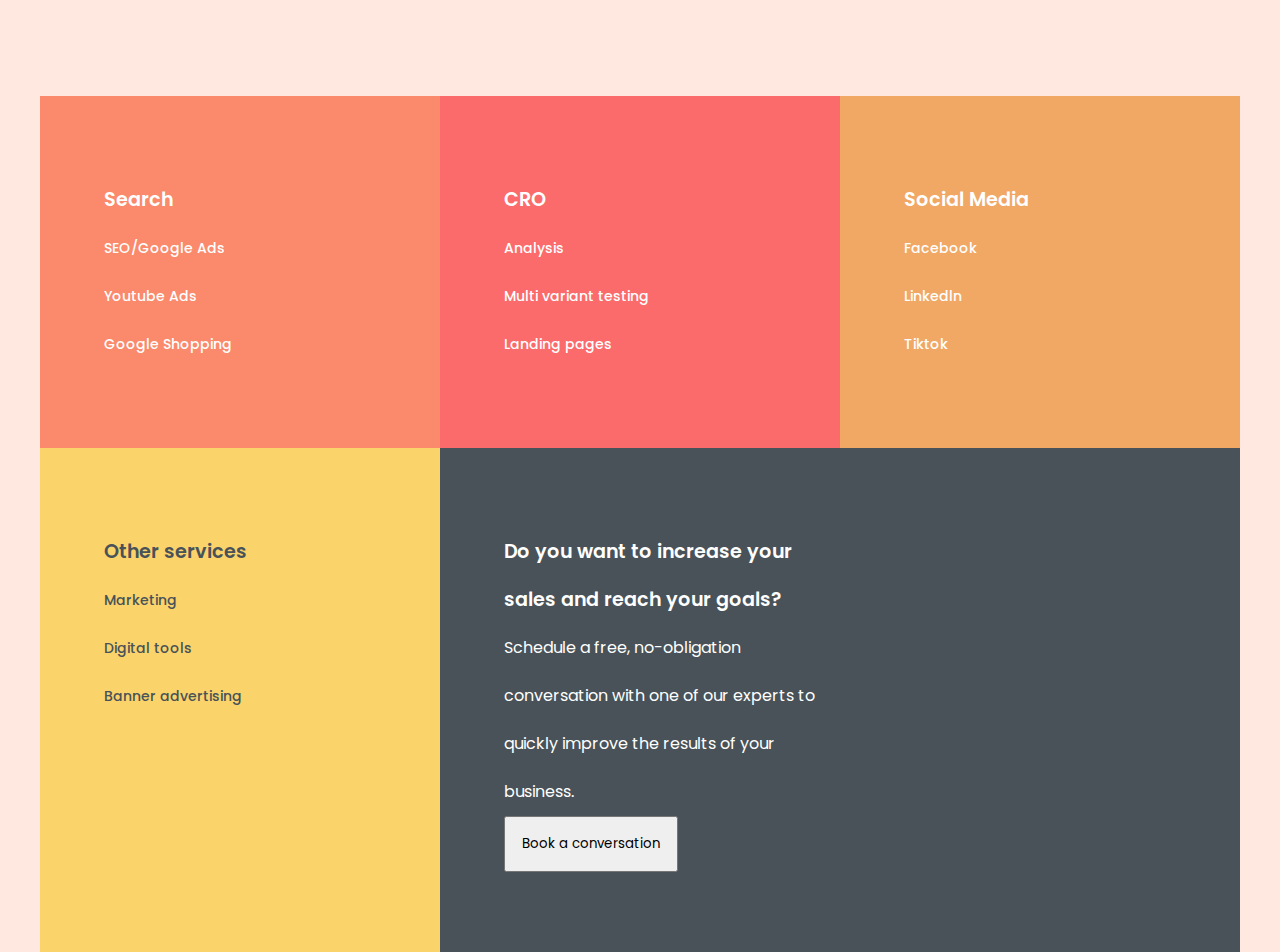
<file: Card Challange/index.html>
<!DOCTYPE html>
<html lang="en">

<head>
    <meta charset="UTF-8">
    <meta http-equiv="X-UA-Compatible" content="IE=edge">
    <meta name="viewport" content="width=device-width, initial-scale=1.0">
    <title>Document</title>
    <link rel="preconnect" href="https://fonts.googleapis.com">
    <link rel="preconnect" href="https://fonts.gstatic.com" crossorigin>
    <link href="https://fonts.googleapis.com/css2?family=Poppins:wght@300&display=swap" rel="stylesheet">
    <link href="style.css" rel="stylesheet">
</head>

<body>
    <section id="section">
        <div class="container">
            <div class="card">
                <div class="search text">
                    <h3> Search</h3>
                    <a href="/"> SEO/Google Ads</a>
                    <a href="/"> Youtube Ads</a>
                    <a href="/"> Google Shopping</a>
                </div>
                <div class="cro text">
                    <h3> CRO</h3>
                    <a href="/"> Analysis </a>
                    <a href="/"> Multi variant testing </a>
                    <a href="/"> Landing pages </a>
                </div>
                <div class="social text">
                    <h3> Social Media</h3>
                    <a href="/"> Facebook </a>
                    <a href="/"> Linkedln </a>
                    <a href="/"> Tiktok </a>
                </div>
                <div class="other text">
                    <h3> Other services</h3>
                    <a href="/"> Marketing</a>
                    <a href="/">Digital tools</a>
                    <a href="/"> Banner advertising</a>
                </div>
                <div class="intro text">
                    <div class="intro-1">
                        <h3>Do you want to increase your sales and reach your goals?</h3>
                        <p>Schedule a free, no-obligation conversation with one of our experts to quickly improve the
                            results of your business.</p>
                        <button> Book a conversation </button>
                    </div>

                </div>
            </div>
        </div>
    </section>
</body>

</html>
</file>
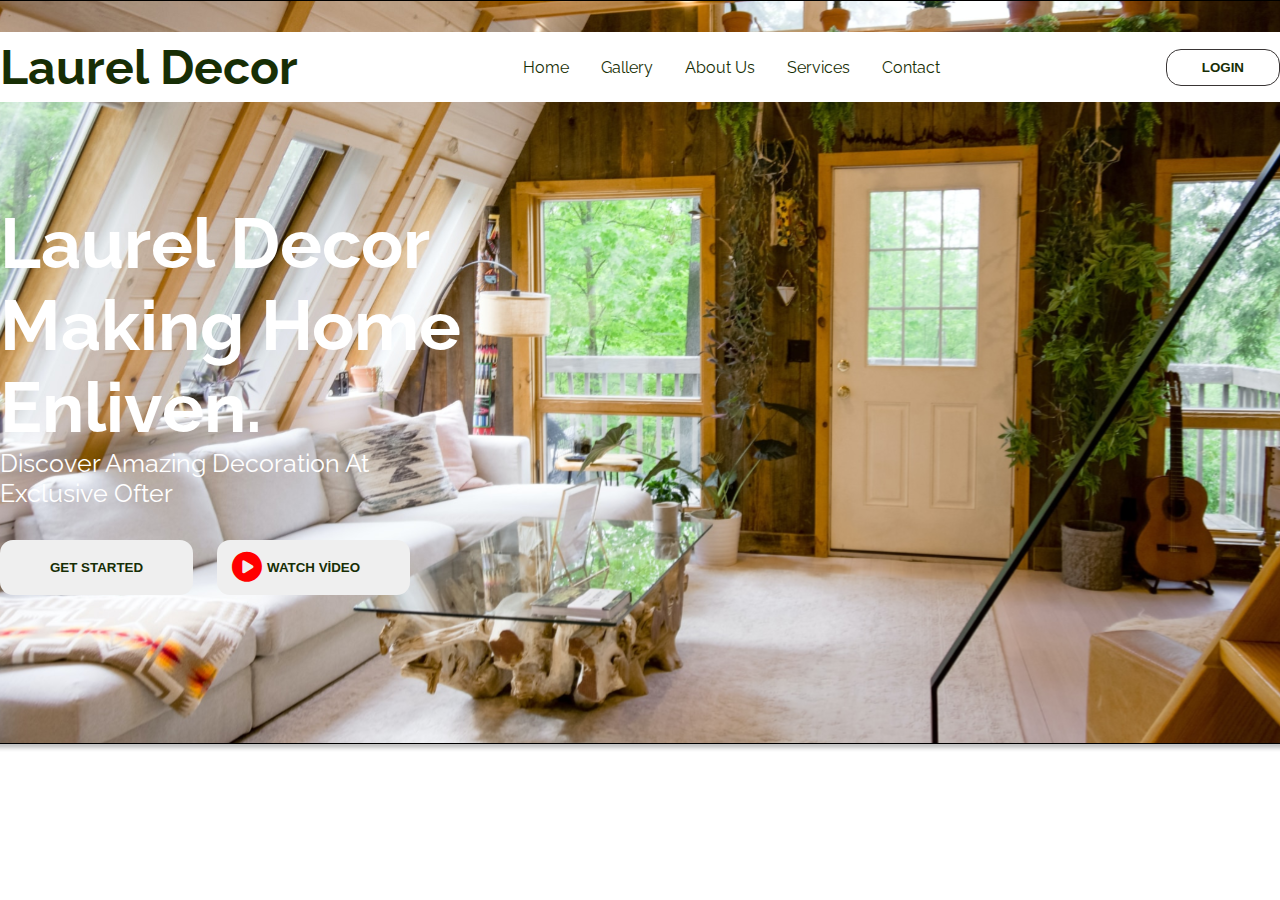
<file: Laurel Decor/index.html>
<!DOCTYPE html>
<html lang="en">

<head>
    <meta charset="UTF-8">
    <meta http-equiv="X-UA-Compatible" content="IE=edge">
    <meta name="viewport" content="width=device-width, initial-scale=1.0">
    <title>Laurel Decor</title>
    <link href="styles.css" rel="stylesheet">
    <link rel="stylesheet" href="https://cdnjs.cloudflare.com/ajax/libs/font-awesome/6.0.0/css/all.min.css">
</head>

<body>
    <header>
        <div class="container">
            <nav class="navbar">
                <div class="navbar-logo">
                    <h1> Laurel Decor </h1>
                </div>
                <div class="navbar-link">
                    <ul>
                        <li> <a href="/"> Home </a></li>
                        <li> <a href="/"> Gallery </a></li>
                        <li> <a href="/"> About Us</a></li>
                        <li> <a href="/"> Services </a></li>
                        <li> <a href="/"> Contact </a></li>
                    </ul>
                </div>
                <div class="navbar-btn">
                    <button> LOGIN </button>
                </div>
            </nav>
        </div>
    </header>
    <div class="home-section">
        <div class="container">
            <div class="home-title">
                <h1> Laurel Decor Making Home Enliven.</h1>
                <p> Discover Amazing Decoration At Exclusive Ofter</p>
                <div class="home-btns">
                    <button class="start-btn btn"> GET STARTED </button>
                    <button class="video-btn btn"> <i class="fa-solid fa-circle-play"></i>
                        WATCH VİDEO</button>
                </div>
            </div>
        </div>
    </div>

</body>

</html>
</file>
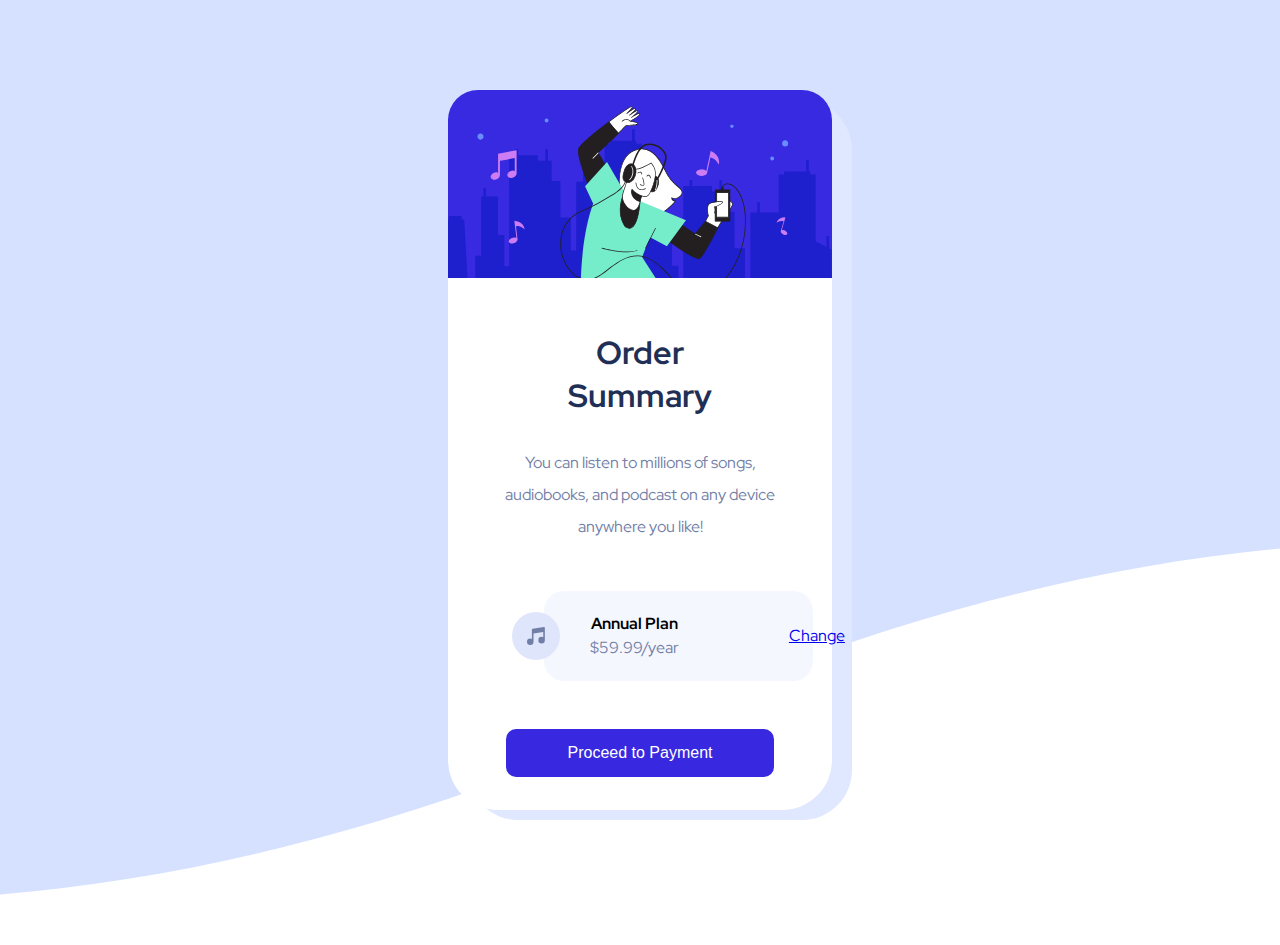
<file: Musıc Card/index.html>
<!DOCTYPE html>
<html lang="en">

<head>
    <meta charset="UTF-8">
    <meta http-equiv="X-UA-Compatible" content="IE=edge">
    <meta name="viewport" content="width=device-width, initial-scale=1.0">
    <title>Document</title>
    <link rel="stylesheet" href="style.css">
    <link rel="stylesheet" href="https://cdnjs.cloudflare.com/ajax/libs/font-awesome/6.0.0-beta3/css/all.min.css">
</head>

<body>
    <div class="container">
        <div class="card">
            <div class="image">
                <img src="./illustration-hero.svg" alt="foto">
            </div>
            <div class="title">
                <h1> Order Summary </h1>
                <p> You can listen to millions of songs, audiobooks, and podcast on any device anywhere you like!</p>
            </div>
            <div class="music-card">
                <img src="./icon-music.svg">
                <div class="name">
                    <h4> Annual Plan</h4>
                    <p>$59.99/year</p>
                </div>
                <a href="#"> Change </a>
            </div>
            <div class="footer">
                <div class="purple-btn">
                    <button> Proceed to Payment </button>
                </div>
            </div>
        </div>
    </div>
</body>

</html>
</file>
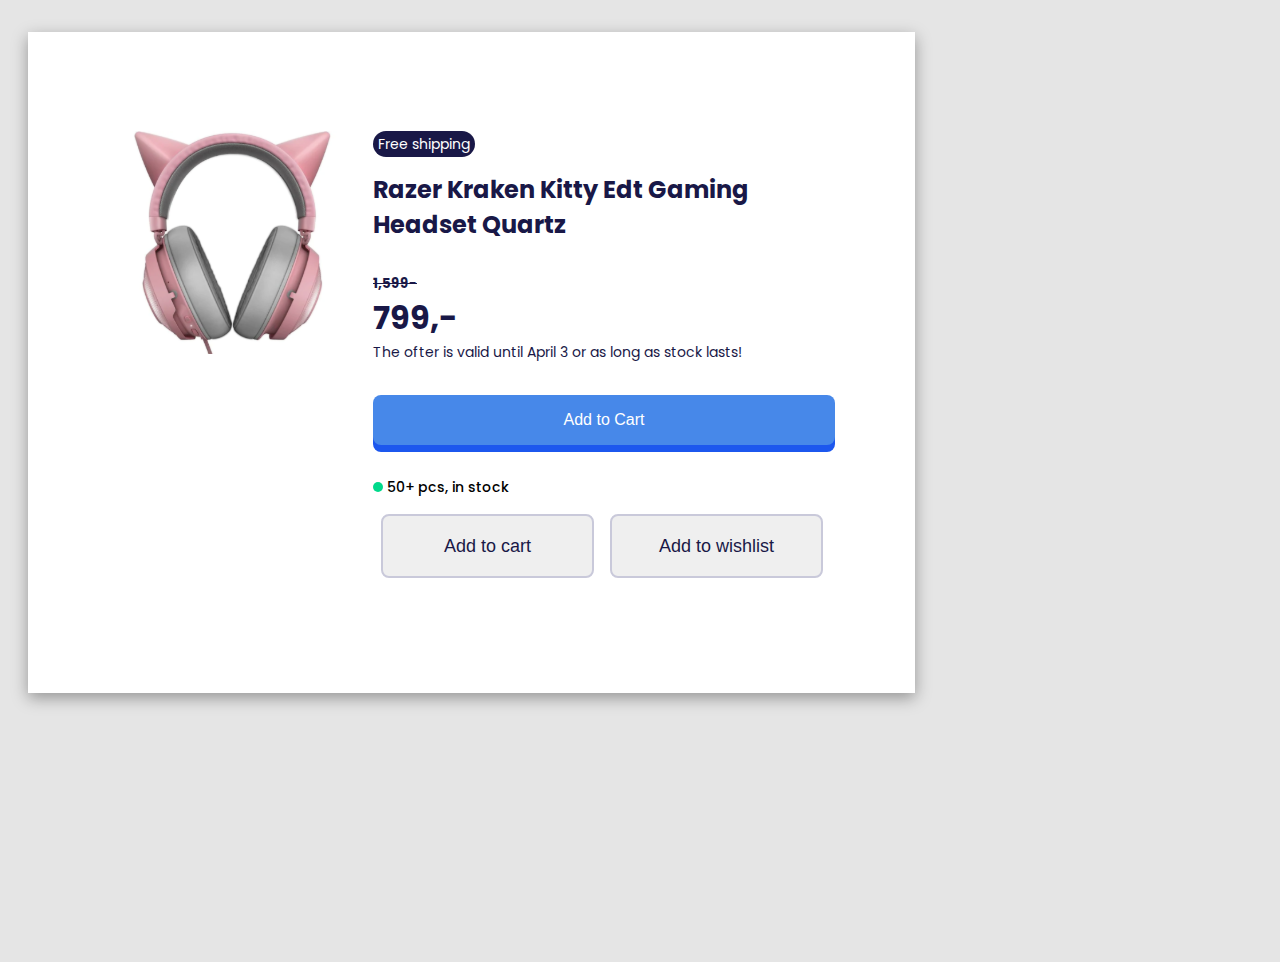
<file: Shopping Card/index.html>
<!DOCTYPE html>
<html lang="en">

<head>
    <meta charset="UTF-8">
    <meta http-equiv="X-UA-Compatible" content="IE=edge">
    <meta name="viewport" content="width=device-width, initial-scale=1.0">
    <title>Shopping Card</title>
    <link rel="stylesheet" href="index.css">
    <link rel="stylesheet" href="https://cdnjs.cloudflare.com/ajax/libs/font-awesome/6.1.0/css/all.min.css">
</head>

<body>
    <div class="container">
        <div class="card">

            <div class="cards">
                <div class="card-section">
                    <div class="card-left">
                        <img src="./image/image 1.svg" alt="card-image">
                    </div>

                    <div class="card-right">
                        <p class="free"> Free shipping</p>
                        <h2> Razer Kraken Kitty Edt Gaming Headset Quartz</h2>
                        <div class="card-price">
                            <h5> 1,599-</h5>
                            <h1> 799,-</h1>
                            <p class="price-title"> The ofter is valid until April 3 or as long as stock lasts!</p>
                        </div>
                        <div class="card-button">
                            <button> Add to Cart</button>

                            <p class="stock"> <span class="circle"> </span> 50+ pcs, in stock </p>
                        </div>

                        <div class="footer-buttons">
                            <button class="btn"> <i class="fa-thin fa-scale-balanced"></i>Add to cart </button>
                            <button class="btn"> <i class="fa-light fa-heart"></i>Add to wishlist</button>
                        </div>

                    </div>

                </div>

            </div>

        </div>
    </div>
</body>

</html>
</file>
<file: Card Challange/style.css>
* {
  margin: 0;
  padding: 0;
  -webkit-box-sizing: border-box;
          box-sizing: border-box;
  font-family: "Poppins", sans-serif;
}

a {
  text-decoration: none;
  color: #fff;
  font-size: 14px;
  font-weight: 500;
}

h3 {
  color: #fff;
  font-size: 1.2rem;
  font-weight: 600;
}

p {
  font-size: 16px;
  color: #fff;
}

body {
  background: rgba(255, 209, 194, 0.5);
}

.container {
  max-width: 1200px;
  height: 796px;
  margin: 0 auto;
}

.card {
  display: -ms-grid;
  display: grid;
  -ms-grid-columns: (1fr)[3];
      grid-template-columns: repeat(3, 1fr);
  -webkit-box-align: center;
      -ms-flex-align: center;
          align-items: center;
  -webkit-box-pack: center;
      -ms-flex-pack: center;
          justify-content: center;
  margin-top: 6rem;
}

.card .text {
  display: -webkit-box;
  display: -ms-flexbox;
  display: flex;
  -webkit-box-orient: vertical;
  -webkit-box-direction: normal;
      -ms-flex-direction: column;
          flex-direction: column;
  padding: 5rem 4rem;
  height: 100%;
  line-height: 3rem;
}

.card .search {
  background: #fb896b;
}

.card .cro {
  background: #fb6b6b;
}

.card .social {
  background: #f1a864;
}

.card .other {
  background: #fbd36b;
}

.card .other h3 {
  color: #485258;
}

.card .other a {
  color: #485258;
}

.card .intro {
  background: #485258;
  -ms-grid-column: 2;
  -ms-grid-column-span: 2;
  grid-column: 2/4;
}

.card .intro .intro-1 {
  width: 50%;
}

.card .intro button {
  padding: 1rem 1rem;
  cursor: pointer;
}
/*# sourceMappingURL=style.css.map */
</file>
<file: Laurel Decor/styles.css>
@import url("https://fonts.googleapis.com/css2?family=Raleway:wght@400;500;700&display=swap");
* {
  margin: 0;
  padding: 0;
  -webkit-box-sizing: border-box;
          box-sizing: border-box;
}

a {
  text-decoration: none;
}

li {
  list-style: none;
}

.btn {
  color: #172e05;
  font-weight: 700;
  border-radius: 13px;
  border: none;
  padding: 20px 50px;
  position: relative;
  cursor: pointer;
}

body {
  font-size: 1rem;
  font-family: "Raleway", sans-serif;
  background: url("./image/bg-image.svg") no-repeat;
  background-position: center;
  background-size: cover;
  height: 720px;
}

.container {
  max-width: 1400px;
  margin: 0 auto;
}

header {
  background: url("./image/bg-image.svg") no-repeat;
  background-position: center;
  background-size: cover;
  background: #ffff;
}

header .navbar {
  display: -webkit-box;
  display: -ms-flexbox;
  display: flex;
  height: 70px;
  -webkit-box-align: center;
      -ms-flex-align: center;
          align-items: center;
  margin-top: 2rem;
  -webkit-box-pack: justify;
      -ms-flex-pack: justify;
          justify-content: space-between;
}

header .navbar-logo {
  color: #172e05;
  font-size: 1.5rem;
}

header .navbar-link ul {
  display: -webkit-box;
  display: -ms-flexbox;
  display: flex;
}

header .navbar-link ul li {
  padding: 1rem;
}

header .navbar-link ul li a {
  color: #172e05;
}

header .navbar-btn button {
  border: 1px solid #393535;
  font-weight: 700;
  color: #172e05;
  background: transparent;
  padding: 10px 35px;
  border-radius: 15px;
  cursor: pointer;
}

.home-section {
  height: 600px;
}

.home-section .home-title {
  margin-top: 100px;
}

.home-section .home-title h1 {
  color: #fff;
  font-size: 70px;
  width: 40%;
  display: block;
}

.home-section .home-title p {
  color: #fff;
  font-size: 25px;
  width: 30%;
}

.home-section .home-btns {
  margin-top: 2rem;
}

.home-section .home-btns .start-btn {
  margin-right: 20px;
}

.home-section .home-btns i {
  color: red;
  font-size: 30px;
  position: absolute;
  left: 15px;
  top: 12px;
}

.section-rooms {
  background: url("./image/roombg.svg") no-repeat;
  background-position: center;
  background-size: cover;
  margin-top: 70px;
}

.section-rooms .rooms {
  display: -ms-grid;
  display: grid;
      grid-template-areas: "a a" "a a";
}

.section-rooms .room {
  display: -webkit-box;
  display: -ms-flexbox;
  display: flex;
  width: 100%;
  margin-top: 25px;
  grid-area: "a";
}

.section-rooms .room .room-title {
  margin-left: 30px;
}

.section-rooms .room .room-title h2 {
  color: #172e05;
  margin-bottom: 30px;
}

.section-rooms .room .room-title .room-btn {
  padding: 5px 35px;
  background: #9f9c98;
  color: #fff;
  border: none;
  border-radius: 14px;
  font-size: 15px;
  font-weight: 700;
  margin: 50px 50px;
  cursor: pointer;
}

.footer {
  background: url("./image/footer.svg") no-repeat;
  background-size: cover;
  background-position: center;
  height: 70%;
}

.footer-title {
  text-align: center;
  padding-top: 100px;
  width: 50%;
  display: block;
  margin-left: 400px;
}

.footer-title p {
  color: #fff;
  font-size: 20px;
  margin-top: 30px;
}

.footer-mail {
  background-color: #041616;
  height: 15%;
}

.footer-mail .mail {
  display: -webkit-box;
  display: -ms-flexbox;
  display: flex;
  -webkit-box-pack: center;
      -ms-flex-pack: center;
          justify-content: center;
  -webkit-box-align: center;
      -ms-flex-align: center;
          align-items: center;
  padding-top: 30px;
}

.footer-mail h1 {
  color: #fff;
  font-size: 35px;
  padding-right: 60px;
}

.footer-mail .form input {
  height: 50px;
  width: 290px;
  padding-left: 10px;
  border: none;
}

.footer-mail .form input::-webkit-input-placeholder {
  font-size: 20px;
  color: #877c7c;
}

.footer-mail .form input:-ms-input-placeholder {
  font-size: 20px;
  color: #877c7c;
}

.footer-mail .form input::-ms-input-placeholder {
  font-size: 20px;
  color: #877c7c;
}

.footer-mail .form input::placeholder {
  font-size: 20px;
  color: #877c7c;
}

.footer-mail button {
  height: 50px;
  border: none;
  width: 190px;
  background-color: #f6b60f;
  color: #fff;
  font-size: 20px;
  cursor: pointer;
  margin-left: 10px;
}
/*# sourceMappingURL=styles.css.map */
</file>
<file: Musıc Card/style.css>
@import url("https://fonts.googleapis.com/css2?family=Red+Hat+Display:wght@500;700;900&display=swap");
* {
  -webkit-box-sizing: border-box;
          box-sizing: border-box;
  margin: 0;
  padding: 0;
}

:root {
  font-size: 16px;
  font-family: "Red Hat Display", sans-serif;
}

.container {
  width: 100%;
  height: 100vh;
  -webkit-box-align: center;
      -ms-flex-align: center;
          align-items: center;
  display: -webkit-box;
  display: -ms-flexbox;
  display: flex;
  -webkit-box-pack: center;
      -ms-flex-pack: center;
          justify-content: center;
  background: url("./pattern-background-desktop.svg");
  background-size: cover;
  background-position: top;
}

.container .card {
  width: 30%;
  height: 80%;
  border-radius: 50px;
  background-color: #fff;
  -webkit-box-shadow: 20px 10px #e0e8ff;
          box-shadow: 20px 10px #e0e8ff;
}

.container .card .image img {
  width: 100%;
  height: 10%;
  border-top-left-radius: 30px;
  border-top-right-radius: 30px;
}

.container .card .title {
  text-align: center;
  margin: 3rem;
}

.container .card .title h1 {
  color: #1f2f56;
  margin: 30px;
}

.container .card .title p {
  font-size: 1rem;
  color: #7280a7;
  line-height: 2rem;
}

.container .card .music-card {
  background-color: #f5f7ff;
  width: 70%;
  height: 90px;
  border-radius: 20px;
  display: -webkit-box;
  display: -ms-flexbox;
  display: flex;
  text-align: center;
  -webkit-box-pack: center;
      -ms-flex-pack: center;
          justify-content: center;
  -webkit-box-align: center;
      -ms-flex-align: center;
          align-items: center;
  margin: 3rem 6rem;
}

.container .card .music-card .name {
  padding: 0 30px;
  line-height: 1.5rem;
}

.container .card .music-card .name p {
  color: #7280a7;
  font-weight: 20px;
}

.container .card a {
  margin-left: 5rem;
}

.container .card .footer {
  display: block;
  height: 30%;
  text-align: center;
  -webkit-box-align: center;
      -ms-flex-align: center;
          align-items: center;
  -webkit-box-pack: center;
      -ms-flex-pack: center;
          justify-content: center;
}

.container .card .footer .purple-btn button {
  width: 70%;
  border-radius: 10px;
  padding: 15px;
  border: none;
  background-color: #3829e0;
  color: #fff;
  font-size: 1rem;
}
/*# sourceMappingURL=style.css.map */
</file>
<file: Shopping Card/index.css>
@import url("https://fonts.googleapis.com/css2?family=Poppins:wght@400;500;600&display=swap");
* {
  margin: 0;
  padding: 0;
  -webkit-box-sizing: border-box;
          box-sizing: border-box;
}

body {
  font-family: "Poppins", sans-serif;
  background-color: #e5e5e5;
}

.container {
  width: 1224px;
  height: 930px;
  margin: auto;
}

.card {
  background-color: #fff;
  width: 887px;
  height: 661px;
  display: -webkit-box;
  display: -ms-flexbox;
  display: flex;
  -webkit-box-align: center;
      -ms-flex-align: center;
          align-items: center;
  -webkit-box-pack: center;
      -ms-flex-pack: center;
          justify-content: center;
  -webkit-box-shadow: rgba(0, 0, 0, 0.35) 0px 5px 15px;
          box-shadow: rgba(0, 0, 0, 0.35) 0px 5px 15px;
  margin-top: 2rem;
}

.card .cards {
  padding: 5rem 5rem;
}

.card-section {
  display: -webkit-box;
  display: -ms-flexbox;
  display: flex;
}

.card-section .card-right {
  margin-left: 1rem;
}

.card-section .card-right .free {
  background-color: #191847;
  display: inline;
  color: #fff;
  border-radius: 20px;
  padding: 0.2rem 0.3rem;
  font-size: 14px;
}

.card-section .card-right h2 {
  color: #191847;
  margin-top: 1rem;
}

.card-section .card-right h5 {
  text-decoration: line-through;
  color: #191847;
  margin-top: 2rem;
}

.card-section .card-right h1 {
  color: #191847;
}

.card-section .card-right .price-title {
  color: #191847;
  font-size: 14px;
}

.card .card-button {
  margin-top: 2rem;
}

.card .card-button button {
  width: 100%;
  border: none;
  background-color: #4788e9;
  padding: 1rem 1rem;
  -webkit-box-shadow: 0px 7px 0px #1c57ee;
          box-shadow: 0px 7px 0px #1c57ee;
  border-radius: 8px;
  color: #fff;
  font-size: 16px;
  cursor: pointer;
}

.card .card-button .stock {
  font-size: 14px;
  font-weight: 500;
  margin-top: 2rem;
  display: -webkit-box;
  display: -ms-flexbox;
  display: flex;
}

.card .card-button .stock .circle {
  background-color: #00d98b;
  width: 10px;
  height: 10px;
  border-radius: 100%;
  margin-top: 5px;
  margin-right: 4px;
}

.card .footer-buttons {
  display: -webkit-box;
  display: -ms-flexbox;
  display: flex;
}

.card .footer-buttons .btn {
  border: 2px solid #c9c9da;
  border-radius: 8px;
  color: #191847;
  width: 213px;
  height: 64px;
  margin: 1rem 0.5rem;
  font-size: 18px;
  font-weight: 500;
  cursor: pointer;
}
/*# sourceMappingURL=index.css.map */
</file>
